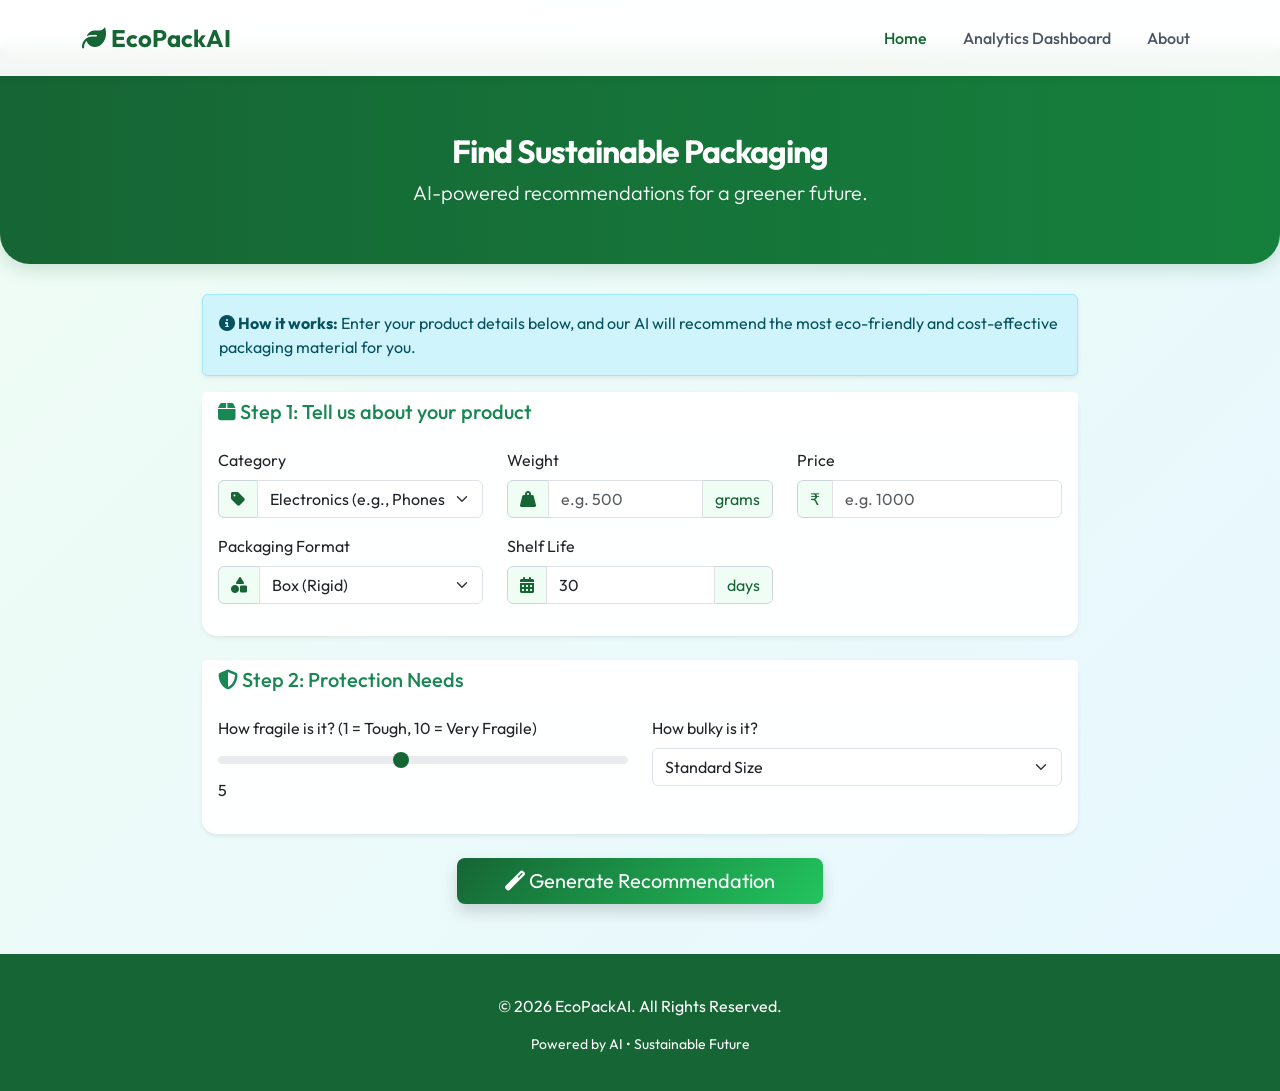
<file: frontend/index.html>
<!DOCTYPE html>
<html lang="en">

<head>
    <meta charset="UTF-8">
    <title>EcoPackAI | Sustainable Packaging Advisor</title>

    <!-- Bootstrap -->
    <link href="https://cdn.jsdelivr.net/npm/bootstrap@5.3.2/dist/css/bootstrap.min.css" rel="stylesheet">
    <link rel="stylesheet" href="css/style.css">
</head>

<body>

    <!-- NAVBAR -->
    <nav class="navbar navbar-expand-lg fixed-top">
        <div class="container">
            <a class="navbar-brand" href="index.html"><i class="fas fa-leaf"></i> EcoPackAI</a>
            <button class="navbar-toggler" type="button" data-bs-toggle="collapse" data-bs-target="#navbarNav">
                <span class="navbar-toggler-icon"></span>
            </button>
            <div class="collapse navbar-collapse" id="navbarNav">
                <ul class="navbar-nav ms-auto">
                    <li class="nav-item"><a class="nav-link active" href="index.html">Home</a></li>
                    <li class="nav-item"><a class="nav-link" href="dashboard.html">Analytics Dashboard</a></li>
                    <li class="nav-item"><a class="nav-link" href="about.html">About</a></li>
                </ul>
            </div>
        </div>
    </nav>

    <!-- HEADER -->
    <div class="header text-center mt-5">
        <br> <!-- Spacing for fixed navbar -->
        <h2>Find Sustainable Packaging</h2>
        <p class="lead">AI-powered recommendations for a greener future.</p>
    </div>

    <div class="container mt-4 main-content">

        <div class="alert alert-info shadow-sm" role="alert">
            <i class="fas fa-info-circle"></i> <strong>How it works:</strong> Enter your product details below, and our
            AI will recommend the most eco-friendly and cost-effective packaging material for you.
        </div>

        <form action="results.html" method="get" id="recommendationForm">

            <!-- PRODUCT DETAILS -->
            <div class="card shadow-sm mb-4 border-0">
                <div class="card-header bg-white text-success border-bottom-0">
                    <h5 class="mb-0"><i class="fas fa-box"></i> Step 1: Tell us about your product</h5>
                </div>
                <div class="card-body">
                    <div class="row">
                        <div class="col-md-4 mb-3">
                            <label class="form-label">Category</label>
                            <div class="input-group">
                                <span class="input-group-text"><i class="fas fa-tag"></i></span>
                                <select class="form-select" name="category" required>
                                    <option value="Electronics">Electronics (e.g., Phones, Laptops)</option>
                                    <option value="Food">Food (e.g., Snacks, Grains)</option>
                                    <option value="Cosmetics">Cosmetics (e.g., Creams, Make-up)</option>
                                    <option value="Pharmaceuticals">Pharmaceuticals (e.g., Medicines)</option>
                                    <option value="Liquids">Liquids (e.g., Juices, Detergents)</option>
                                    <option value="Textiles">Textiles (e.g., Clothing, Bags)</option>
                                    <option value="Furniture">Furniture (e.g., Chairs, Tables)</option>
                                    <option value="Eco-Gifts">Eco-Gifts (e.g., Soaps, Accessories)</option>
                                </select>
                            </div>
                        </div>

                        <div class="col-md-4 mb-3">
                            <label class="form-label">Weight</label>
                            <div class="input-group">
                                <span class="input-group-text"><i class="fas fa-weight-hanging"></i></span>
                                <input type="number" class="form-control" name="weight" placeholder="e.g. 500" required>
                                <span class="input-group-text">grams</span>
                            </div>
                        </div>

                        <div class="col-md-4 mb-3">
                            <label class="form-label">Price</label>
                            <div class="input-group">
                                <span class="input-group-text">₹</span>
                                <input type="number" class="form-control" name="price" placeholder="e.g. 1000" required>
                            </div>
                        </div>
                    </div>

                    <div class="row">
                        <div class="col-md-4 mb-3">
                            <label class="form-label">Packaging Format</label>
                            <div class="input-group">
                                <span class="input-group-text"><i class="fas fa-shapes"></i></span>
                                <select class="form-select" name="format">
                                    <option value="Box">Box (Rigid)</option>
                                    <option value="Pouch">Pouch (Flexible)</option>
                                    <option value="Bottle">Bottle (Liquid)</option>
                                    <option value="Wrap">Wrap (Protective)</option>
                                </select>
                            </div>
                        </div>

                        <div class="col-md-4 mb-3">
                            <label class="form-label">Shelf Life</label>
                            <div class="input-group">
                                <span class="input-group-text"><i class="fas fa-calendar-alt"></i></span>
                                <input type="number" class="form-control" name="shelf_life" value="30" required>
                                <span class="input-group-text">days</span>
                            </div>
                        </div>
                    </div>
                </div>
            </div>

            <!-- SPECIAL REQUIREMENTS -->
            <div class="card shadow-sm mb-4 border-0">
                <div class="card-header bg-white text-success border-bottom-0">
                    <h5 class="mb-0"><i class="fas fa-shield-alt"></i> Step 2: Protection Needs</h5>
                </div>
                <div class="card-body">
                    <div class="row">
                        <div class="col-md-6 mb-3">
                            <label class="form-label">How fragile is it? (1 = Tough, 10 = Very Fragile)</label>
                            <input type="range" class="form-range" name="protection" min="1" max="10" value="5"
                                oninput="this.nextElementSibling.value = this.value">
                            <output>5</output>
                        </div>

                        <div class="col-md-6 mb-3">
                            <label class="form-label">How bulky is it?</label>
                            <select class="form-select" name="bulkiness">
                                <option value="1.0">Standard Size</option>
                                <option value="1.3">A bit bulky (Needs more space)</option>
                                <option value="1.6">Very Bulky (Needs large box)</option>
                            </select>
                        </div>
                    </div>
                </div>
            </div>

            <!-- SUBMIT -->
            <div class="text-center mb-5">
                <button class="btn btn-success btn-lg px-5 shadow">
                    <i class="fas fa-magic"></i> Generate Recommendation
                </button>
            </div>

        </form>

    </div>

    <!-- LOADING OVERLAY -->
    <div id="loadingOverlay"
        style="display:none; position:fixed; top:0; left:0; width:100%; height:100%; background:rgba(255,255,255,0.9); z-index:999; text-align:center; padding-top:20%;">
        <div class="spinner-border text-success" role="status" style="width: 3rem; height: 3rem;"></div>
        <h4 class="mt-3 text-success">Analyzing Materials...</h4>
        <p>Checking CO₂ footprint and costs.</p>
    </div>

    <!-- FOOTER -->
    <footer class="text-center">
        <div class="container">
            <p>&copy; 2026 EcoPackAI. All Rights Reserved.</p>
            <p class="small">Powered by AI &bull; Sustainable Future</p>
        </div>
    </footer>

    <!-- Bootstrap JS -->
    <script src="https://cdn.jsdelivr.net/npm/bootstrap@5.3.2/dist/js/bootstrap.bundle.min.js"></script>

    <script>
        // Include FontAwesome dynamically if not already present in head (shim)
        const link = document.createElement('link');
        link.rel = 'stylesheet';
        link.href = 'https://cdnjs.cloudflare.com/ajax/libs/font-awesome/6.4.0/css/all.min.css';
        document.head.appendChild(link);

        document.querySelector('form').addEventListener('submit', async function (e) {
            e.preventDefault();

            // Show Loading
            document.getElementById('loadingOverlay').style.display = 'block';

            const formData = new FormData(e.target);
            const data = Object.fromEntries(formData.entries());

            setTimeout(async () => { // Fake delay for UX feel (optional, can remove)
                try {
                    const response = await fetch('/recommend-material', {
                        method: 'POST',
                        headers: { 'Content-Type': 'application/json' },
                        body: JSON.stringify(data)
                    });

                    const result = await response.json();

                    if (result.status === 'success') {
                        // Store inputs with results for report generation
                        result.input = data;
                        localStorage.setItem('ecoPackResults', JSON.stringify(result));
                        window.location.href = 'results.html';
                    } else {
                        alert('Error: ' + result.message);
                        document.getElementById('loadingOverlay').style.display = 'none';
                    }
                } catch (error) {
                    console.error('Error:', error);
                    alert('Backend connection failed.');
                    document.getElementById('loadingOverlay').style.display = 'none';
                }
            }, 800);

        });
    </script>

</body>

</html>
</file>
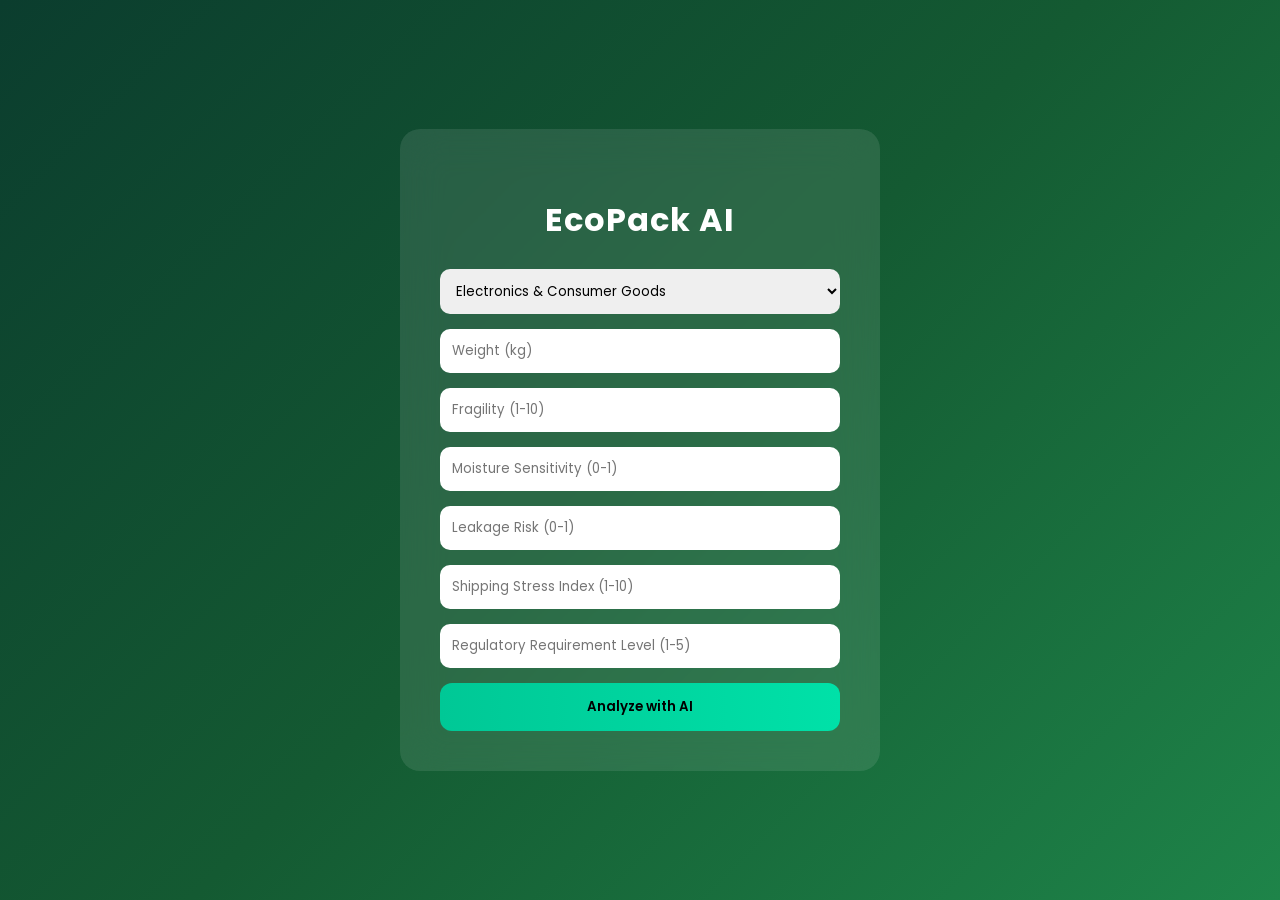
<file: janakeerthana/templates/index.html>
<!DOCTYPE html>
<html>
<head>
<meta charset="UTF-8">
<title>EcoPackAI - Input</title>

<!-- Google Fonts -->
<link href="https://fonts.googleapis.com/css2?family=Poppins:wght@300;400;500;600&family=Pacifico&display=swap" rel="stylesheet">

<style>
body {
  margin: 0;
  font-family: 'Poppins', sans-serif;
  background: linear-gradient(135deg, #0b3d2e, #145a32, #1e8449);
  color: white;
  display: flex;
  justify-content: center;
  align-items: center;
  height: 100vh;
  opacity: 0;
  transition: opacity 0.8s ease;
}

body.loaded {
  opacity: 1;
}

.form-card {
  background: rgba(255,255,255,0.1);
  backdrop-filter: blur(20px);
  padding: 40px;
  border-radius: 20px;
  width: 400px;
  display: flex;
  flex-direction: column;
  gap: 15px;
}

.form-card h2 {
  font-family: 'Poppins', sans-serif;
  font-size: 32px;
  text-align: center;
  margin-bottom: 10px;
  letter-spacing: 1px;
}

input, select {
  padding: 12px;
  border-radius: 10px;
  border: none;
  font-family: 'Poppins', sans-serif;
}

button {
  padding: 14px;
  background: linear-gradient(to right, #00c896, #00e1a8);
  border: none;
  border-radius: 12px;
  font-weight: 600;
  cursor: pointer;
  font-family: 'Poppins', sans-serif;
}
</style>
</head>

<body>

<div class="form-card">
  <h2>EcoPack AI</h2>

  <select id="category">
    <option>Electronics & Consumer Goods</option>
    <option>E-commerce & Logistics Goods</option>
    <option>Food & Beverages</option>
    <option>Automotive Parts & Accessories</option>
    <option>Luxury & Specialty Items</option>
    <option>Cosmetics</option>
    <option>Clothing & Textiles</option>
    <option>Agriculture & Raw Materials</option>
  </select>

  <input type="number" id="weight" placeholder="Weight (kg)">
  <input type="number" id="fragility" placeholder="Fragility (1-10)">
  <input type="number" id="moisture" placeholder="Moisture Sensitivity (0-1)" step="0.1">
  <input type="number" id="leakage" placeholder="Leakage Risk (0-1)" step="0.1">

  <!-- NEW INPUTS ADDED -->
  <input type="number" id="shipping" placeholder="Shipping Stress Index (1-10)">
  <input type="number" id="regulatory" placeholder="Regulatory Requirement Level (1-5)">

  <button onclick="goToResults()">Analyze with AI</button>
</div>

<script>
window.onload = () => {
  document.body.classList.add("loaded");
};

function goToResults() {

  const data = {
    product_category: document.getElementById("category").value,
    product_weight_kg: parseFloat(document.getElementById("weight").value),
    fragility_level_1_to_10: parseFloat(document.getElementById("fragility").value),
    moisture_sensitivity_0_to_1: parseFloat(document.getElementById("moisture").value),
    leakage_risk_0_to_1: parseFloat(document.getElementById("leakage").value),
    shipping_stress_index_1_to_10: parseFloat(document.getElementById("shipping").value),
    regulatory_requirement_level_1_to_5: parseFloat(document.getElementById("regulatory").value)
  };

  localStorage.setItem("packagingData", JSON.stringify(data));

  document.body.style.opacity = "0";
  setTimeout(() => {
    window.location.href = "/results";
  }, 500);
}
</script>

</body>
</html>
</file>
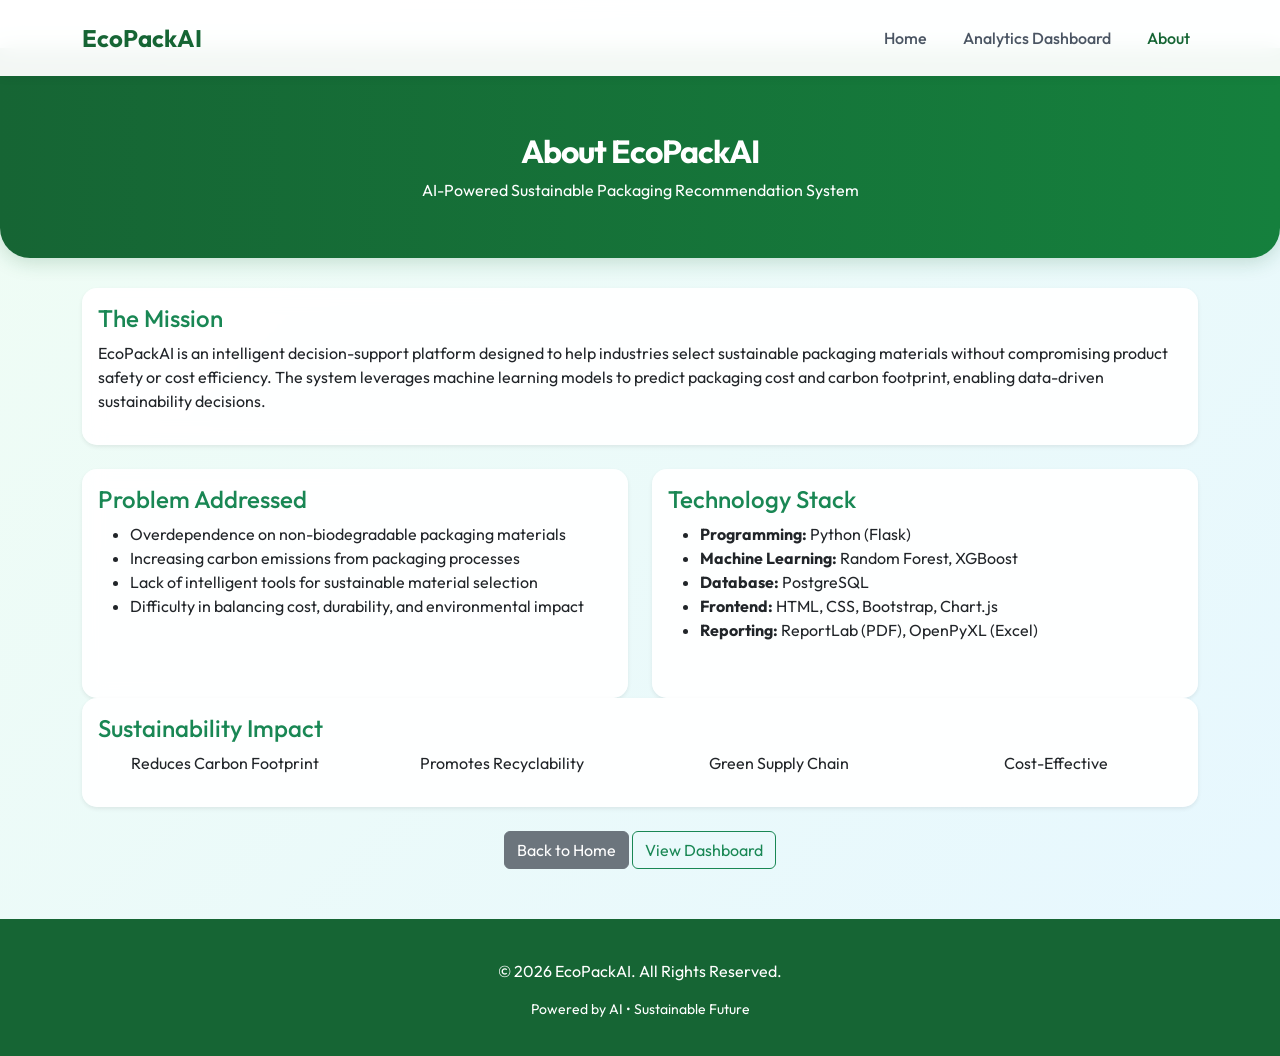
<file: frontend/about.html>
<!DOCTYPE html>
<html lang="en">

<head>
    <meta charset="UTF-8">
    <title>About | EcoPackAI</title>

    <!-- Bootstrap -->
    <link href="https://cdn.jsdelivr.net/npm/bootstrap@5.3.2/dist/css/bootstrap.min.css" rel="stylesheet">
    <link rel="stylesheet" href="css/style.css">
</head>

<body>

    <!-- NAVBAR -->
    <nav class="navbar navbar-expand-lg fixed-top">
        <div class="container">
            <a class="navbar-brand" href="index.html"><i class="fas fa-leaf"></i> EcoPackAI</a>
            <button class="navbar-toggler" type="button" data-bs-toggle="collapse" data-bs-target="#navbarNav">
                <span class="navbar-toggler-icon"></span>
            </button>
            <div class="collapse navbar-collapse" id="navbarNav">
                <ul class="navbar-nav ms-auto">
                    <li class="nav-item"><a class="nav-link" href="index.html">Home</a></li>
                    <li class="nav-item"><a class="nav-link" href="dashboard.html">Analytics Dashboard</a></li>
                    <li class="nav-item"><a class="nav-link active" href="about.html">About</a></li>
                </ul>
            </div>
        </div>
    </nav>

    <div class="header text-center mt-5">
        <br>
        <h2><i class="fas fa-info-circle"></i> About EcoPackAI</h2>
        <p>AI-Powered Sustainable Packaging Recommendation System</p>
    </div>

    <div class="container mt-4">

        <div class="row">
            <div class="col-md-12">
                <div class="card shadow-sm mb-4">
                    <div class="card-body">
                        <h4 class="card-title text-success"><i class="fas fa-project-diagram"></i> The Mission</h4>
                        <p>
                            EcoPackAI is an intelligent decision-support platform designed to help industries
                            select sustainable packaging materials without compromising product safety or cost
                            efficiency.
                            The system leverages machine learning models to predict packaging cost and carbon footprint,
                            enabling data-driven sustainability decisions.
                        </p>
                    </div>
                </div>
            </div>
        </div>

        <div class="row">
            <div class="col-md-6">
                <div class="card shadow-sm mb-4 h-100">
                    <div class="card-body">
                        <h4 class="card-title text-success"><i class="fas fa-exclamation-triangle"></i> Problem
                            Addressed</h4>
                        <ul>
                            <li>Overdependence on non-biodegradable packaging materials</li>
                            <li>Increasing carbon emissions from packaging processes</li>
                            <li>Lack of intelligent tools for sustainable material selection</li>
                            <li>Difficulty in balancing cost, durability, and environmental impact</li>
                        </ul>
                    </div>
                </div>
            </div>

            <div class="col-md-6">
                <div class="card shadow-sm mb-4 h-100">
                    <div class="card-body">
                        <h4 class="card-title text-success"><i class="fas fa-cogs"></i> Technology Stack</h4>
                        <ul>
                            <li><strong>Programming:</strong> Python (Flask)</li>
                            <li><strong>Machine Learning:</strong> Random Forest, XGBoost</li>
                            <li><strong>Database:</strong> PostgreSQL</li>
                            <li><strong>Frontend:</strong> HTML, CSS, Bootstrap, Chart.js</li>
                            <li><strong>Reporting:</strong> ReportLab (PDF), OpenPyXL (Excel)</li>
                        </ul>
                    </div>
                </div>
            </div>
        </div>

        <div class="card shadow-sm mb-4">
            <div class="card-body">
                <h4 class="card-title text-success"><i class="fas fa-globe-americas"></i> Sustainability Impact</h4>
                <div class="row">
                    <div class="col-md-3 text-center">
                        <i class="fas fa-smog fa-2x text-secondary mb-2"></i>
                        <p>Reduces Carbon Footprint</p>
                    </div>
                    <div class="col-md-3 text-center">
                        <i class="fas fa-recycle fa-2x text-success mb-2"></i>
                        <p>Promotes Recyclability</p>
                    </div>
                    <div class="col-md-3 text-center">
                        <i class="fas fa-truck-loading fa-2x text-warning mb-2"></i>
                        <p>Green Supply Chain</p>
                    </div>
                    <div class="col-md-3 text-center">
                        <i class="fas fa-wallet fa-2x text-primary mb-2"></i>
                        <p>Cost-Effective</p>
                    </div>
                </div>
            </div>
        </div>

        <div class="text-center mt-4 mb-5">
            <a href="index.html" class="btn btn-secondary"><i class="fas fa-arrow-left"></i> Back to Home</a>
            <a href="dashboard.html" class="btn btn-outline-success"><i class="fas fa-chart-line"></i> View
                Dashboard</a>
        </div>

    </div>

    <!-- FOOTER -->
    <footer class="text-center">
        <div class="container">
            <p>&copy; 2026 EcoPackAI. All Rights Reserved.</p>
            <p class="small">Powered by AI &bull; Sustainable Future</p>
        </div>
    </footer>

    <!-- Bootstrap JS -->
    <script src="https://cdn.jsdelivr.net/npm/bootstrap@5.3.2/dist/js/bootstrap.bundle.min.js"></script>
</body>

</html>
</file>
<file: frontend/css/style.css>
@import url('https://fonts.googleapis.com/css2?family=Outfit:wght@300;400;600;700&display=swap');

body {
    background: linear-gradient(135deg, #f0fdf4 0%, #e6f7ff 100%);
    font-family: 'Outfit', sans-serif;
    color: #333;
    min-height: 100vh;
}

/* Navbar */
.navbar {
    background: rgba(255, 255, 255, 0.95);
    backdrop-filter: blur(10px);
    box-shadow: 0 2px 10px rgba(0, 0, 0, 0.05);
    padding: 15px 0;
}

.navbar-brand {
    font-weight: 700;
    color: #166534 !important;
    font-size: 1.5rem;
}

.nav-link {
    color: #4b5563 !important;
    font-weight: 500;
    margin-left: 20px;
    transition: color 0.3s;
}

.nav-link:hover,
.nav-link.active {
    color: #166534 !important;
}

/* Header (Adjusted for Navbar) */
.header {
    background: linear-gradient(90deg, #166534 0%, #15803d 100%);
    color: white;
    padding: 60px 20px 40px;
    /* More top padding */
    margin-bottom: 30px;
    border-radius: 0 0 30px 30px;
    box-shadow: 0 4px 20px rgba(22, 101, 52, 0.2);
}

.header h2 {
    font-weight: 700;
    letter-spacing: -1px;
}

/* Card Styling */
.card {
    border: none;
    border-radius: 15px;
    background: rgba(255, 255, 255, 0.95);
    backdrop-filter: blur(10px);
    transition: transform 0.2s ease, box-shadow 0.2s ease;
}

.card:hover {
    transform: translateY(-2px);
    box-shadow: 0 10px 25px rgba(0, 0, 0, 0.08) !important;
}

/* Form Elements */
.input-group-text {
    background-color: #f0fdf4;
    border: 1px solid #ced4da;
    color: #166534;
}

.btn-success {
    background: linear-gradient(135deg, #166534 0%, #22c55e 100%);
    border: none;
    transition: all 0.3s ease;
}

.btn-success:hover {
    background: linear-gradient(135deg, #14532d 0%, #16a34a 100%);
    transform: scale(1.05);
}

.score-card {
    border-left: 6px solid #22c55e;
    background: white;
}

.score-card i {
    opacity: 0.8;
}

/* Custom Range Slider */
.form-range::-webkit-slider-thumb {
    background: #166534;
}

.main-content {
    max-width: 900px;
    min-height: 60vh;
    /* Push footer down */
}

/* Footer */
footer {
    background: #166534;
    color: white;
    padding: 40px 0 20px;
    margin-top: 50px;
}

footer a {
    color: #a7f3d0;
    text-decoration: none;
}

footer a:hover {
    color: white;
    text-decoration: underline;
}

/* Responsive Design */
@media (max-width: 768px) {
    .header {
        padding: 40px 20px 30px;
        border-radius: 0 0 20px 20px;
    }

    .header h2 {
        font-size: 1.8rem;
    }

    .navbar-brand {
        font-size: 1.3rem;
    }

    .card-body {
        padding: 1.5rem 1rem;
    }

    .btn-lg {
        width: 100%;
    }
}
</file>
